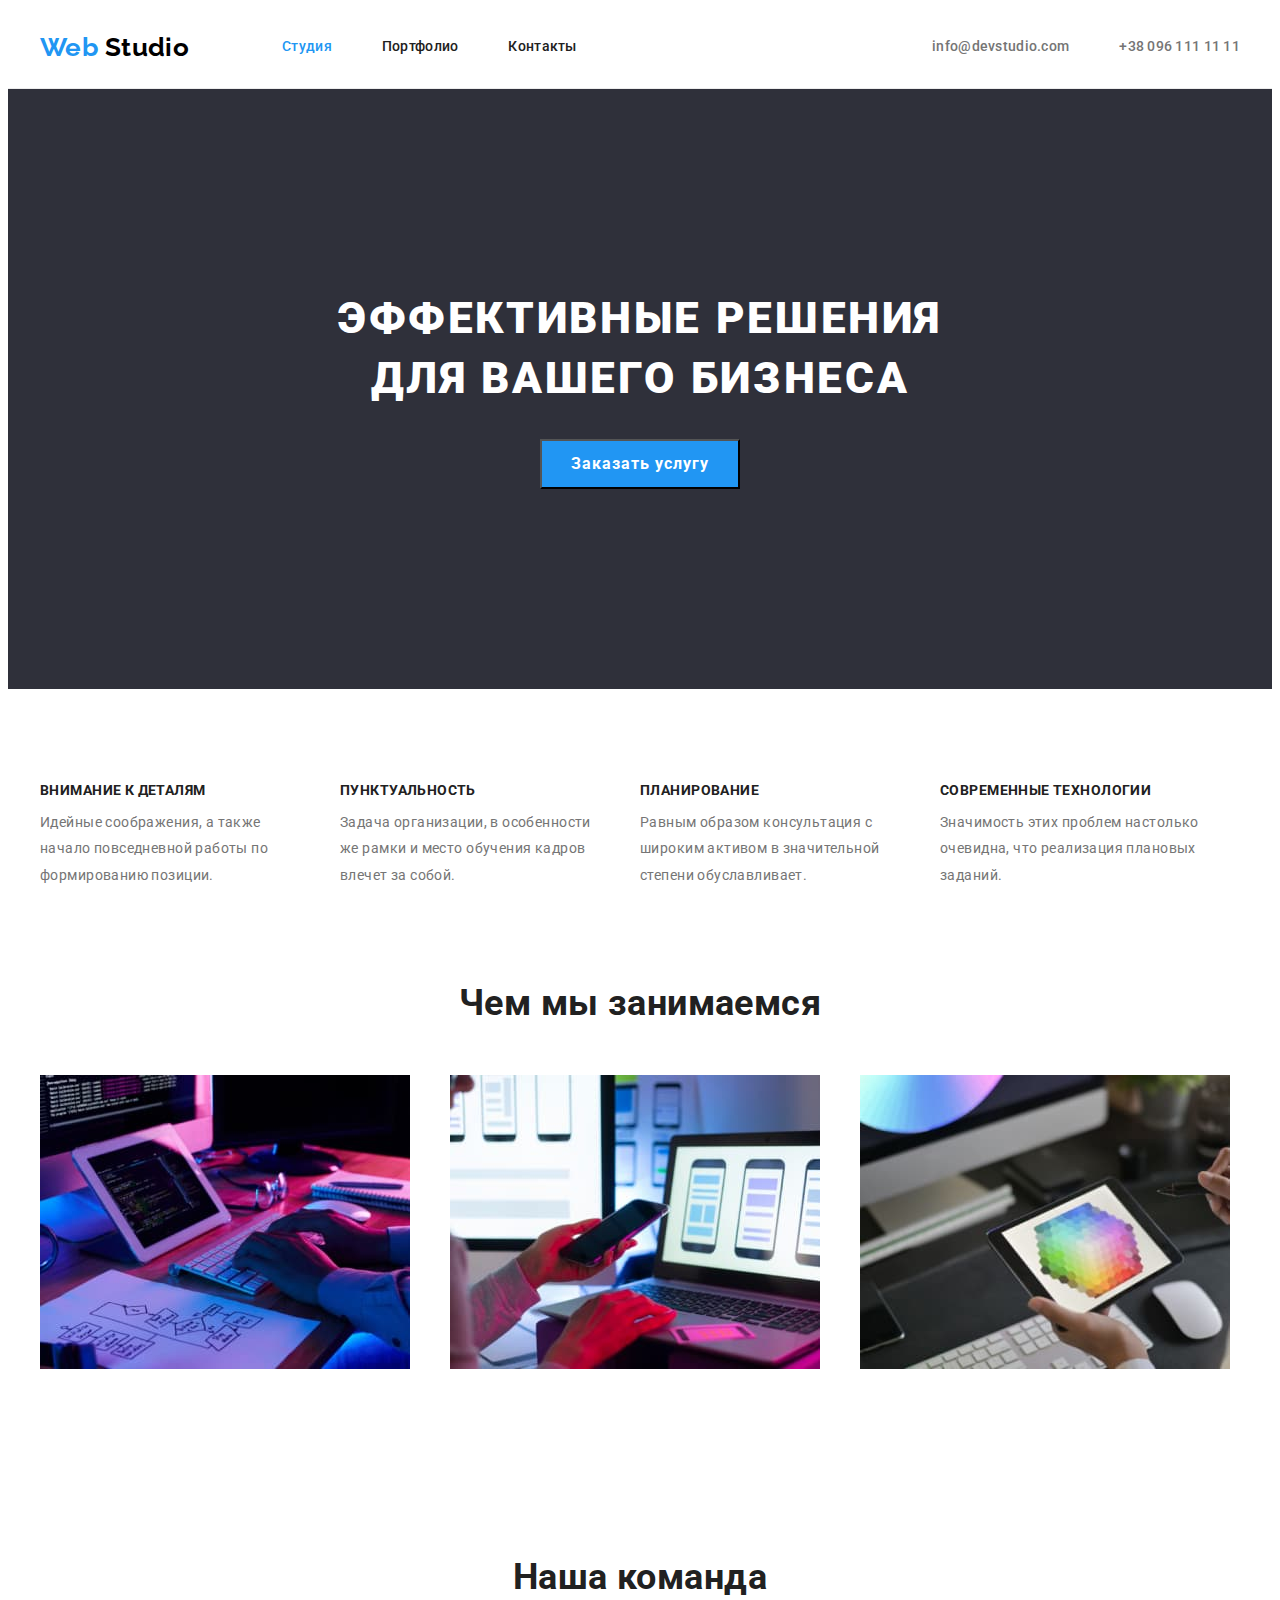
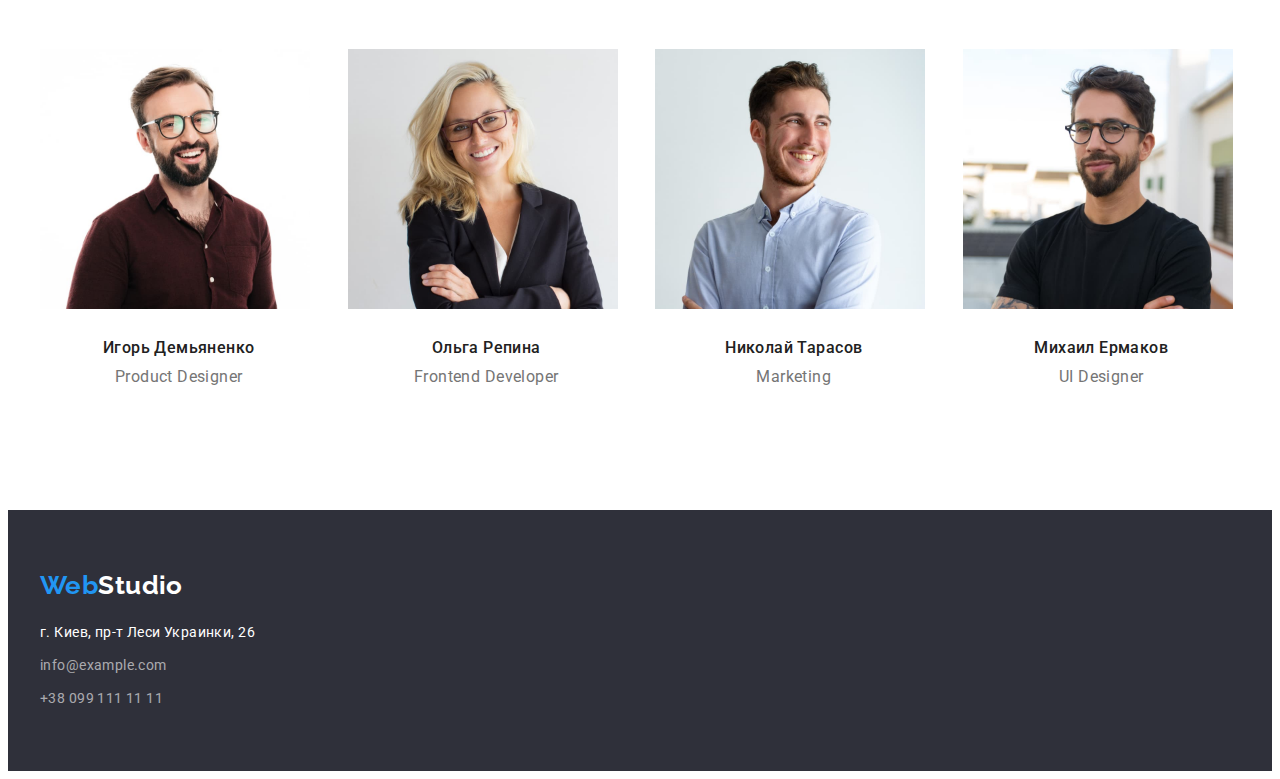
<file: index.html>
<!DOCTYPE html>
<html lang="ru">
<head>
    <meta charset="UTF-8">
    <meta http-equiv="X-UA-Compatible" content="IE=edge">
    <meta name="viewport" content="width=device-width, initial-scale=1.0">
    <title>Web Studio</title>
    <link rel="stylesheet" href="https://cdnjs.cloudflare.com/ajax/libs/modern-normalize/1.1.0/modern-normalize.min.css"
        integrity="sha512-wpPYUAdjBVSE4KJnH1VR1HeZfpl1ub8YT/NKx4PuQ5NmX2tKuGu6U/JRp5y+Y8XG2tV+wKQpNHVUX03MfMFn9Q=="
        crossorigin="anonymous" referrerpolicy="no-referrer" />
    <link rel="stylesheet" href="./css/reset.css">
    <link rel="stylesheet" href="./css/styles.css">
    <link rel="preconnect" href="https://fonts.googleapis.com">
    <link rel="preconnect" href="https://fonts.gstatic.com" crossorigin>
    <link href="https://fonts.googleapis.com/css2?family=Raleway:wght@700&family=Roboto:wght@400;500;700;900&display=swap"
        rel="stylesheet">

</head>
<body>
    <!-- header section -->
    <header class="header-section">
       <div class="container header-container">
      <nav class="nav-section">
        <a class="header-link-logo link" href="/">
             <span class="logo">Web</span> Studio 
        </a>
        <ul class="link-nav list">
            <li class="header-item">
                <a class="link-nav-studio link current" href="./index.html">Студия</a>
            </li>
            <li class="header-item">
                <a class="link-nav-portfolio link" href="./portfolio.html">Портфолио</a>
            </li>
            <li class="header-item">
                <a class="link-nav-contacts link" href="">Контакты</a>
            </li>
        </ul>
      </nav>
            <ul class="header-link-contacts list" >
                <li>
                    <a class="header-link-mail link" href="">info@devstudio.com</a>
                </li>
                <li>
                    <a class="header-link-tel link" href="">+38 096 111 11 11</a>
                </li>
            </ul>
        </div>
    </header>
    <!-- main section -->
    <main class="main-section">
        <!-- main section hero -->
        <section class="main-section-hero">
            <div class="container hero-container">
             <h1 class="main-section-hero-title">
                Эффективные решения для вашего бизнеса
              </h1>
              <div class="hero-button-container">
               <button class="hero-button" type="button">Заказать услугу</button> 
              </div>
            </div>
        </section>
        <!-- main section with us-->
        <section class="main-section-with-us">
            <div class="container ">
                <h2 class=" visually-hidden">
                    Почему хорошо с нами
                </h2>
                <ul class="container-with-us list">
                    <li class="with-us-item">
                        <h3 class=" with-us-title">
                            Внимание к деталям
                        </h3>
                        <p class=" with-us-text">
                            Идейные соображения, а также начало повседневной работы по формированию позиции.
                        </p>
                    </li>
                    <li class="with-us-item">
                        <h3 class=" with-us-title">
                            Пунктуальность
                        </h3>
                        <p class=" with-us-text">
                            Задача организации, в особенности же рамки и место обучения кадров влечет за собой.
                        </p>
                    </li>
                    <li class="with-us-item">
                        <h3 class=" with-us-title">
                            Планирование
                        </h3>
                        <p class=" with-us-text">
                            Равным образом консультация с широким активом в значительной степени обуславливает.
                        </p>
                    </li>
                    <li class="with-us-item">
                        <h3 class=" with-us-title">
                            Современные технологии
                        </h3>
                        <p class=" with-us-text">
                            Значимость этих проблем настолько очевидна, что реализация плановых заданий.
                        </p>
                    </li>
                </ul>
            </div>
        </section>
        <!-- main section what are we doing -->
        <section class="what-are-we-doing">
            <div class="container">
                <h2 class="what-are-we-doing-title">
                    Чем мы занимаемся
                </h2>
                <ul class="list what-are-we-doing-list ">
                    <li class="what-are-we-doing-item">
                        <img class="what-are-we-doing-img1" src="./images/box1.jpg"
                            alt="программист изображения крупным планом работает за столом в офисе" width="370">
                    </li>
                    <li class="what-are-we-doing-item">
                        <img class="what-are-we-doing-img2" src="./images/box2.jpg"
                            alt="веб-дизайнеры разработчики приложений смартфонов" width="370">
                    </li>
                    <li class="what-are-we-doing-item">
                        <img class="what-are-we-doing-img3" src="./images/box3.jpg"
                            alt="креативный художник, веб-дизайн с выбором цветов, графическй планшет" width="370">
                    </li>
                </ul>
            </div>
        </section>
        <!-- main section our team -->
        <section class="our-team">
            <div class="container">
                <h2 class="our-team-title">
                    Наша команда
                </h2>
                <ul class="list our-team-list">
                    <li class="our-team-item">
                        <img class="our-team-img" src="./images/img.jpg" alt="Фото Игорь Демьяненко" width="270">
                       <div class="our-teeam-card">
                        <h3 class="our-team-name">
                            Игорь Демьяненко
                        </h3>
                        <p class="our-team-profession">
                            Product Designer
                        </p>
                        </div>
                    </li>
                    <li class="our-team-item">
                        <img class="our-team-img" src="./images/img1.jpg" alt="Фото Ольга Репина" width="270">
                        <div class="our-teeam-card">
                        <h3 class=" our-team-name">
                            Ольга Репина
                        </h3>
                        <p class="our-team-profession">
                            Frontend Developer
                        </p>  
                        </div>
                    </li>
                    <li class="our-team-item">
                        <img class="our-team-img" src="./images/img2.jpg" alt="Фото Николай Тарасов" width="270">
                       <div class="our-teeam-card">
                        <h3 class=" our-team-name">
                            Николай Тарасов
                        </h3>
                        <p class="our-team-profession">
                            Marketing
                        </p>
                        </div>
                    </li>
                    <li class="our-team-item">
                        <img class="our-team-img" src="./images/img3.jpg" alt="Фото Михаил Ермаков" width="270">
                        <div class="our-teeam-card">
                        <h3 class=" our-team-name">
                            Михаил Ермаков
                        </h3>
                        <p class="our-team-profession">
                            UI Designer
                        </p>
                        </div>
                    </li>
                </ul>
            </div>
        </section>   
    </main>
        <!-- footer section -->
        <footer class="footer-section">
            <div class="container">
                <a class="footer-link-logo link" href="/">
                    <span class="logo">Web</span>Studio
                </a>
                <address class="footer-section-address">
                    <p class="footer-section-address-text">
                        г. Киев, пр-т Леси Украинки, 26
                    </p>
                    <div class="footer-container">
                        <a class="footer-section-address-mail link" href="">info@example.com</a>
                        <a class="footer-section-address-tel link" href="">+38 099 111 11 11</a>
                    </div>
                </address>
            </div>
        </footer>
 </body>
</html>
</file>
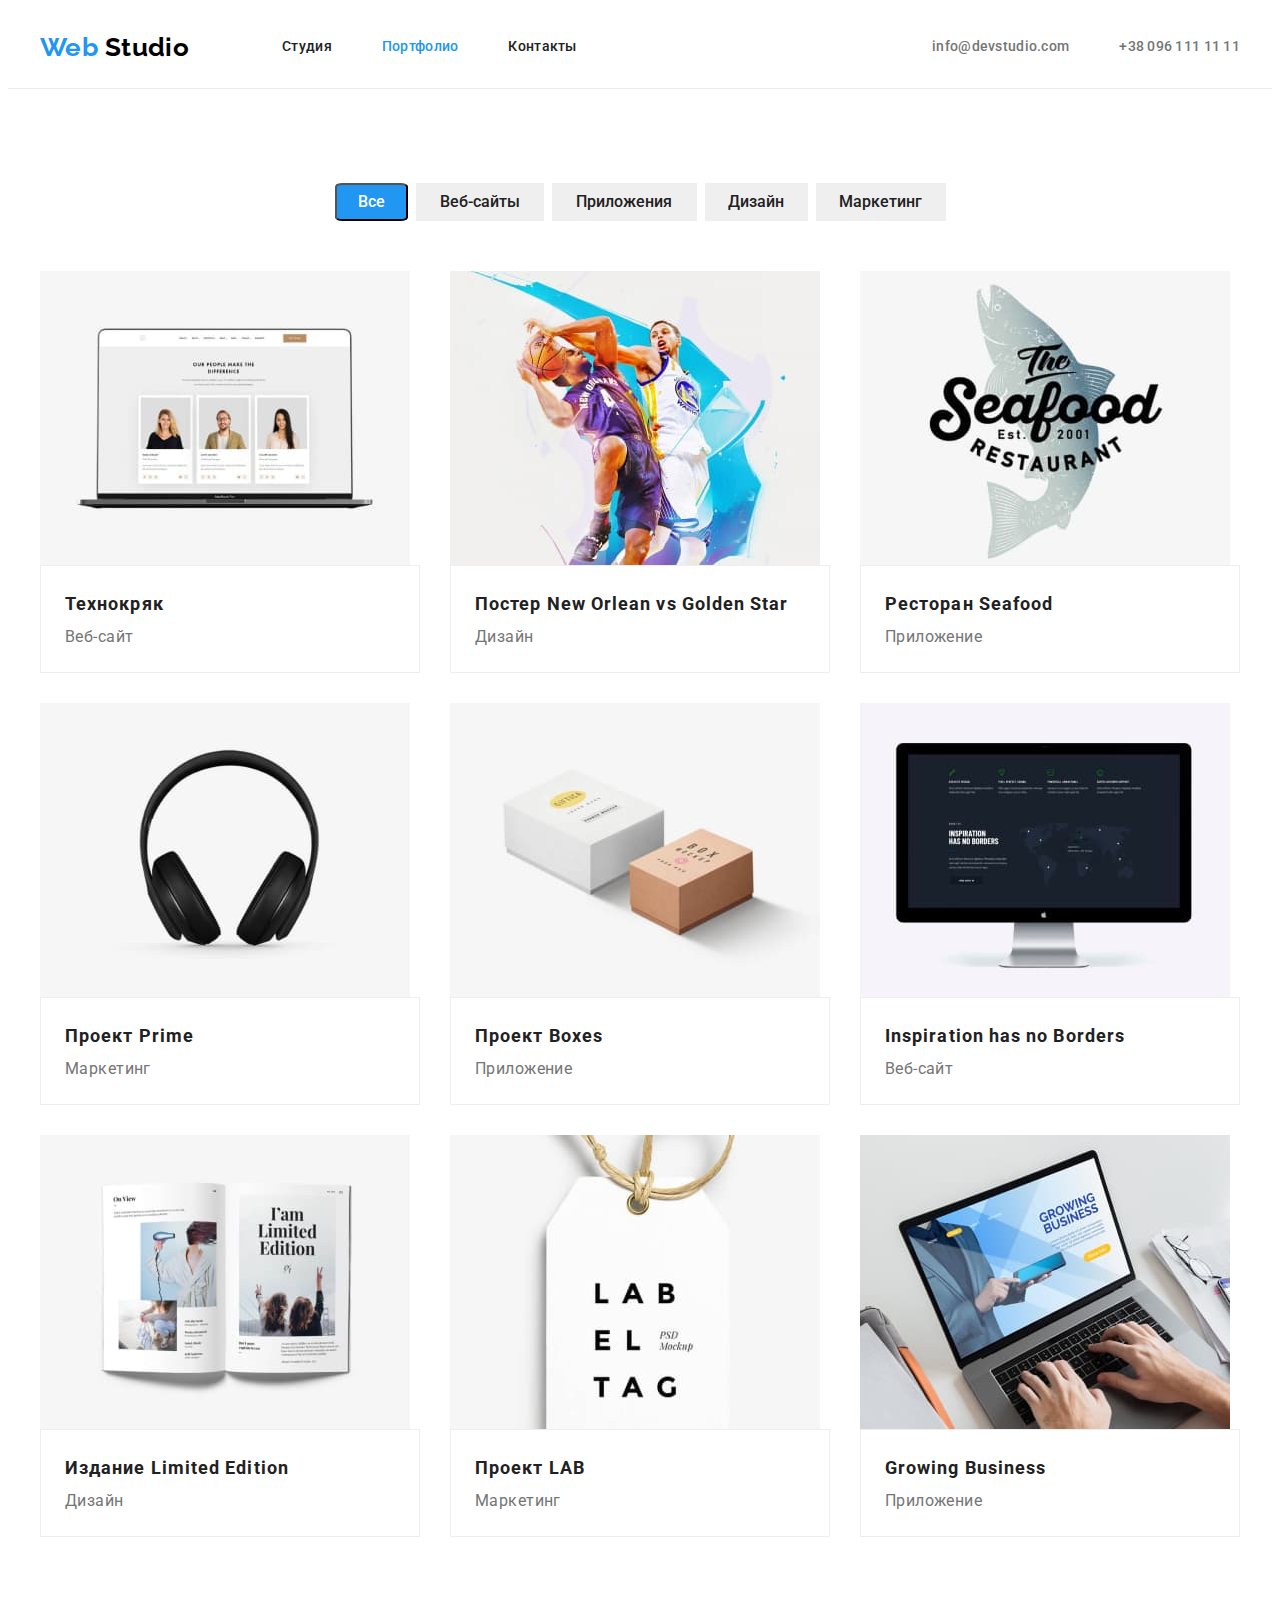
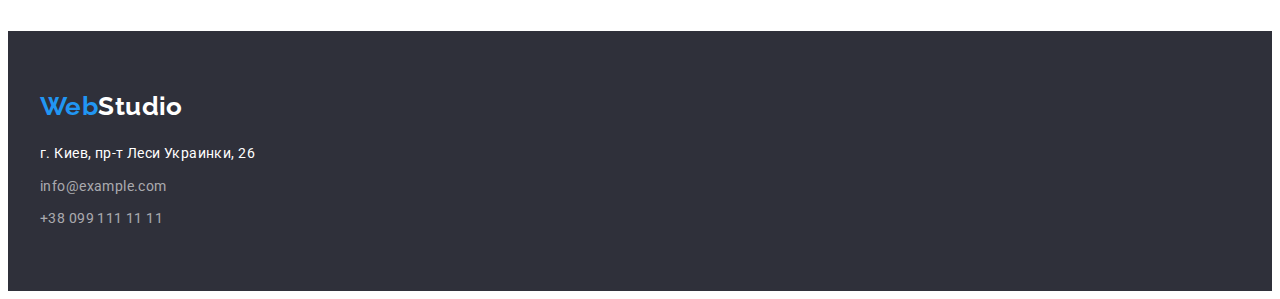
<file: portfolio.html>
<!DOCTYPE html>
<html lang="ru">
<head>
    <meta charset="UTF-8">
    <meta http-equiv="X-UA-Compatible" content="IE=edge">
    <meta name="viewport" content="width=device-width, initial-scale=1.0">
    <title>Portfolio</title>
    <link rel="stylesheet" href="https://cdnjs.cloudflare.com/ajax/libs/modern-normalize/1.1.0/modern-normalize.min.css"
        integrity="sha512-wpPYUAdjBVSE4KJnH1VR1HeZfpl1ub8YT/NKx4PuQ5NmX2tKuGu6U/JRp5y+Y8XG2tV+wKQpNHVUX03MfMFn9Q=="
        crossorigin="anonymous" referrerpolicy="no-referrer" />
    <link rel="stylesheet" href="./css/reset.css">
    <link rel="stylesheet" href="./css/styles.css">
    <link rel="preconnect" href="https://fonts.googleapis.com">
    <link rel="preconnect" href="https://fonts.gstatic.com" crossorigin>
    <link href="https://fonts.googleapis.com/css2?family=Raleway:wght@700&family=Roboto:wght@400;500;700;900&display=swap"
        rel="stylesheet">
</head>
<body>
    <!-- header section -->
    <header class="header-section">
        <div class="container header-container">
            <nav class="nav-section">
                <a class="header-link-logo link" href="/">
                    <span class="logo">Web</span> Studio
                </a>
                <ul class="link-nav list">
                    <li class="header-item">
                        <a class="link-nav-studio link " href="./index.html">Студия</a>
                    </li>
                    <li class="header-item">
                        <a class="link-nav-portfolio link current" href="./portfolio.html">Портфолио</a>
                    </li>
                    <li class="header-item">
                        <a class="link-nav-contacts link" href="">Контакты</a>
                    </li>
                </ul>
            </nav>
            <ul class="header-link-contacts list">
                <li>
                    <a class="header-link-mail link" href="">info@devstudio.com</a>
                </li>
                <li>
                    <a class="header-link-tel link" href="">+38 096 111 11 11</a>
                </li>
            </ul>
        </div>
    </header>
    <!-- main section portfolio -->
    <main class="main-section-portfolio">
        <section class="portfolio-elements">
        <!-- portfolio button list  -->
            <div class="container ">
                <h1 class="visually-hidden">
                    Образцы работ
                </h1>
                <ul class="portfolio-buttons-list list">
                    <li class="portfolio-buttons-item">
                        <button class="button-all "
                        type="button">Все</button>
                    </li>
                    <li class="portfolio-buttons-item">
                        <button class="button-website button"
                        type="button">Веб-сайты</button>
                    </li>
                    <li class="portfolio-buttons-item">
                        <button class="button-Applications button"
                        type="button">Приложения</button>
                    </li>
                    <li class="portfolio-buttons-item">
                        <button class="button-design button"
                        type="button">Дизайн</button>
                    </li>
                    <li class="portfolio-buttons-item">
                        <button class="button-marketing button"
                        type="button">Маркетинг</button>
                    </li>
                </ul>
                <!-- portfolio works list  -->
                <ul class="portfolio-works-list list">
                    <li class="portfolio-work-item">
                        <img class="portfolio-work-img" src="./images/portfolio1.jpg"
                        alt="ноутбук с фотографиями">
                        <div class="portfolio-card">
                        <h2 class="portfolio-work-title">
                            Технокряк
                        </h2>
                        <p class="portfolio-work-text">
                            Веб-сайт
                        </p>
                        </div>
                    </li>
                    <li class="portfolio-work-item">
                        <img class="portfolio-work-img" src="./images/portfolio2.jpg"
                        alt="два баскетболиста с мячом">
                        <div class="portfolio-card">
                        <h2 class="portfolio-work-title">
                            Постер New Orlean vs Golden Star
                        </h2>
                        <p class="portfolio-work-text">
                            Дизайн
                        </p>
                        </div>
                    </li>
                    <li class="portfolio-work-item">
                        <img class="portfolio-work-img" src="./images/portfolio3.jpg"
                        alt="надпись с рыбкой">
                        <div class="portfolio-card">
                        <h2 class="portfolio-work-title">
                            Ресторан Seafood
                        </h2>
                        <p class="portfolio-work-text">
                            Приложение
                        </p>
                        </div>
                    </li>
                    <li class="portfolio-work-item">
                        <img class="portfolio-work-img" src="./images/portfolio4.jpg"
                        alt="наушники">
                        <div class="portfolio-card">
                        <h2 class="portfolio-work-title">
                            Проект Prime
                        </h2>
                        <p class="portfolio-work-text">
                            Маркетинг
                        </p>
                        </div>
                    </li>
                    <li class="portfolio-work-item">
                        <img class="portfolio-work-img" src="./images/portfolio5.jpg"
                        alt="две коробочки">
                        <div class="portfolio-card">
                        <h2 class="portfolio-work-title">
                            Проект Boxes
                        </h2>
                        <p class="portfolio-work-text">
                            Приложение
                        </p>
                        </div>
                    </li>
                    <li class="portfolio-work-item">
                        <img class="portfolio-work-img" src="./images/portfolio6.jpg"
                        alt="монитор с изображением">
                        <div class="portfolio-card">
                        <h2 class="portfolio-work-title">
                            Inspiration has no Borders
                        </h2>
                        <p class="portfolio-work-text">
                            Веб-сайт
                        </p>
                        </div>
                    </li>
                    <li class="portfolio-work-item">
                        <img class="portfolio-work-img" src="./images/portfolio7.jpg"
                        alt="книга с картинками">
                        <div class="portfolio-card">
                        <h2 class="portfolio-work-title">
                            Издание Limited Edition
                        </h2>
                        <p class="portfolio-work-text">
                            Дизайн
                        </p>
                        </div>
                    </li>
                    <li class="portfolio-work-item">
                        <img class="portfolio-work-img" src="./images/portfolio8.jpg"
                        alt="бирка с надписью">
                        <div class="portfolio-card">
                        <h2 class="portfolio-work-title">
                            Проект LAB
                        </h2>
                        <p class="portfolio-work-text">
                            Маркетинг
                        </p>
                        </div>
                    </li>
                    <li class="portfolio-work-item">
                        <img class="portfolio-work-img" src="./images/portfolio9.jpg"
                        alt="руки на ноутбуке">
                        <div class="portfolio-card">
                        <h2 class="portfolio-work-title">
                            Growing Business
                        </h2>
                        <p class="portfolio-work-text">
                            Приложение
                        </p>
                        </div>
                    </li>
                </ul>
            </div>
        </section>
    </main>
    <!-- footer section -->
    <footer class="footer-section">
        <div class="container">
            <a class="footer-link-logo link" href="/">
                <span class="logo">Web</span>Studio
            </a>
            <address class="footer-section-address">
                <p class="footer-section-address-text">
                    г. Киев, пр-т Леси Украинки, 26
                </p>
                <div class="footer-container">
                    <a class="footer-section-address-mail link" href="">info@example.com</a>
                    <a class="footer-section-address-tel link" href="">+38 099 111 11 11</a>
                </div>
            </address>
        </div>
    </footer>
    
</body>
</html>
</file>
<file: css/styles.css>
/* === global styles =============== */

:root {
  --main-color: #212121;
  --alt-color: #2196f3;
  --description-color: #757575;
  --white-color: #ffffff;
  --rgba-color: rgba(100%, 100%, 100%, 60%);
  --background-color: #2f303a;
  --black-color: #000000;
}
.list {
  list-style: none;
}
.link {
  text-decoration: none;
  color: var(--main-color);
  font-style: inherit;
}
.link:hover,
.link:focus {
  color: var(--alt-color);
}
.link.current {
  color: var(--alt-color);
}
.button:hover,
.button:focus {
  color: var(--alt-color);
}
body {
  font-family: 'Roboto', sans-serif;
  font-size: 14px;
  letter-spacing: 0.03em;
  color: var(--main-color);
}

.visually-hidden {
  position: absolute;
  width: 1px;
  height: 1px;
  margin: -1px;
  border: 0;
  padding: 0;
  clip: rect(0 0 0 0);
  overflow: hidden;
}
.container {
  width: 1200px;
  padding-left: 15px;
  padding-right: 15px;
  margin: 0 auto;
}
/* ============================ index.html ================== */
/* === header ==== */

.header-section {
  padding-top: 24px;
  padding-bottom: 25px;
  border-bottom: 1px solid #ececec;
}
.header-container {
  display: flex;
}
.nav-section {
  display: flex;
}
.link-nav {
  display: flex;
  align-items: center;
}

.header-link-contacts {
  display: flex;
  align-items: center;
  margin-left: auto;
}
.header-link-logo {
  font-family: 'Raleway', sans-serif;
  font-weight: 700;
  font-size: 26px;
  line-height: 1.19;
  color: var(--black-color);
  margin-right: 93px;
}
.logo {
  color: var(--alt-color);
}
.header-item:not(:last-child) {
  margin-right: 50px;
}

.link-nav-studio,
.link-nav-portfolio,
.link-nav-contacts {
  font-weight: 500;
  line-height: 1.14;
  letter-spacing: 0.02em;
}
.header-link-tel {
  margin-left: 50px;
}
.header-link-mail,
.header-link-tel {
  font-weight: 500;
  line-height: 1.14;
  letter-spacing: 0.02em;
  color: var(--description-color);
}

/* === main section hero */

.main-section-hero {
  background-color: var(--background-color);
  padding-top: 200px;
  padding-bottom: 200px;
}
.hero-container {
  display: flex;
  flex-direction: column;
  align-items: center;
}
.main-section-hero-title {
  font-weight: 900;
  font-size: 44px;
  line-height: 1.36;
  text-align: center;
  letter-spacing: 0.06em;
  text-transform: uppercase;
  color: var(--white-color);
  margin-bottom: 30px;
  max-width: 696px;
}
.hero-button-container {
  display: flex;
  justify-content: center;
}

.hero-button {
  font-family: 'Roboto', sans-serif;
  font-weight: 700;
  font-size: 16px;
  line-height: 1.87;
  align-items: center;
  text-align: center;
  letter-spacing: 0.06em;
  color: var(--white-color);
  background-color: var(--alt-color);
  width: 200px;
  height: 50px;
}
.main-section-hero-button:hover,
.main-section-hero-button:focus {
  color: var(--white-color);
  background-color: #188ce8;
  cursor: pointer;
}
/* === main section with us ===== */

.main-section-with-us {
  padding-top: 94px;
  padding-bottom: 94px;
}
.container-with-us {
  display: flex;
  width: 1170px;
}
.with-us-item {
  width: 270px;
}
.with-us-item:not(:last-child) {
  margin-right: 30px;
}
.with-us-title {
  font-weight: 700;
  line-height: 1.14;
  font-size: inherit;
  text-transform: uppercase;
  color: var(--main-color);
  margin-bottom: 10px;
}
.with-us-text {
  line-height: 1.92;
  color: var(--description-color);
}
/* main section what are we doing */

.what-are-we-doing {
  padding-bottom: 94px;
}
.what-are-we-doing-list {
  display: flex;
  flex-wrap: wrap;
  margin-left: -30px;
  margin-bottom: -30px;
}
.what-are-we-doing-item {
  margin-left: 30px;
  margin-bottom: 30px;
  flex-basis: calc((100% - 90px) / 3);
}
.what-are-we-doing-title {
  font-weight: 700;
  font-size: 36px;
  line-height: 1.16;
  text-align: center;
  color: var(--main-color);
  margin-bottom: 50px;
}
/* === main section our team ==== */

.our-team {
  padding-top: 94px;
  padding-bottom: 94px;
}
.our-team-title {
  font-weight: 700;
  font-size: 36px;
  line-height: 1.16;
  text-align: center;
  color: var(--main-color);
  margin-bottom: 50px;
}
.our-team-list {
  display: flex;
  flex-wrap: wrap;
  margin-left: -30px;
  margin-bottom: -30px;
}
.our-team-item {
  margin-left: 30px;
  margin-bottom: 30px;
  flex-basis: calc((100% - 120px) / 4);
}
.our-teeam-card {
  padding-top: 30px;
  padding-bottom: 30px;
}
.our-team-img {
}
.our-team-name {
  font-weight: 500;
  font-size: 16px;
  line-height: 1.18;
  text-align: center;
  color: var(--main-color);
  margin-bottom: 10px;
}
.our-team-profession {
  font-size: 16px;
  line-height: 1.18;
  text-align: center;
  color: var(--description-color);
}

/* === footer =================== */

.footer-section {
  background: var(--background-color);
  padding-top: 60px;
  padding-bottom: 60px;
}
.footer-section-address {
  font-style: inherit;
}
.footer-link-logo {
  font-family: 'Raleway', sans-seri;
  font-weight: 700;
  font-size: 26px;
  line-height: 1.19;
  color: var(--white-color);
  margin-bottom: 20px;
}
.footer-section-address-text {
  line-height: 1.71;
  color: var(--white-color);
  margin-bottom: 9px;
}
.footer-container {
  display: flex;
  flex-direction: column;
}
.footer-section-address-mail {
  line-height: 1.71;
  color: var(--rgba-color);
  margin-bottom: 9px;
}
.footer-section-address-mail:hover,
.footer-section-address-mail:focus {
  color: var(--white-color);
}
.footer-section-address-tel {
  line-height: 1.71;
  color: var(--rgba-color);
}
.footer-section-address-tel:hover,
.footer-section-address-tel:focus {
  color: var(--white-color);
}

/* ========================== portfolio ==================== */
.portfolio-elements {
  padding-top: 94px;
  padding-bottom: 94px;
}
.portfolio-buttons-list {
  display: flex;
  justify-content: center;
  margin-bottom: 50px;
}

.portfolio-buttons-item:not(:last-child) {
  margin-right: 8px;
}

.portfolio-works-list {
  display: flex;
  flex-wrap: wrap;
  margin-left: -30px;
  margin-bottom: -30px;
  border: #000000;
}
.portfolio-work-item {
  flex-basis: calc(100% / 3 - 30px);
  margin-left: 30px;
  margin-bottom: 30px;
}
.button-all {
  font-family: inherit;
  font-weight: 500;
  font-size: 16px;
  line-height: 1.62;
  text-align: center;
  cursor: pointer;
  color: var(--white-color);
  background-color: var(--alt-color);
  border-radius: 10%;
  min-width: 73px;
  min-height: 38px;
}
.button-all:hover,
.button-all:focus {
  color: var(--white-color);
  background-color: #188ce8;
}
.button {
  font-family: inherit;
  font-weight: 500;
  font-size: 16px;
  line-height: 1.62;
  text-align: center;
  cursor: pointer;
  color: var(--main-color);
  border-style: none;
}
.button:hover,
.button:focus {
  color: var(--alt-color);
}
.button-website {
  min-width: 128px;
  min-height: 38px;
}
.button-Applications {
  min-width: 145px;
  min-height: 38px;
}
.button-design {
  min-width: 103px;
  min-height: 38px;
}
.button-marketing {
  min-width: 130px;
  min-height: 38px;
}
.portfolio-card {
  padding: 20px 24px;
  border: 1px solid #eeeeee;
}
.portfolio-work-title {
  font-weight: 700;
  font-size: 18px;
  line-height: 2;
  letter-spacing: 0.06em;
}
.portfolio-work-text {
  font-size: 16px;
  line-height: 1.87;
  color: var(--description-color);
}
</file>
